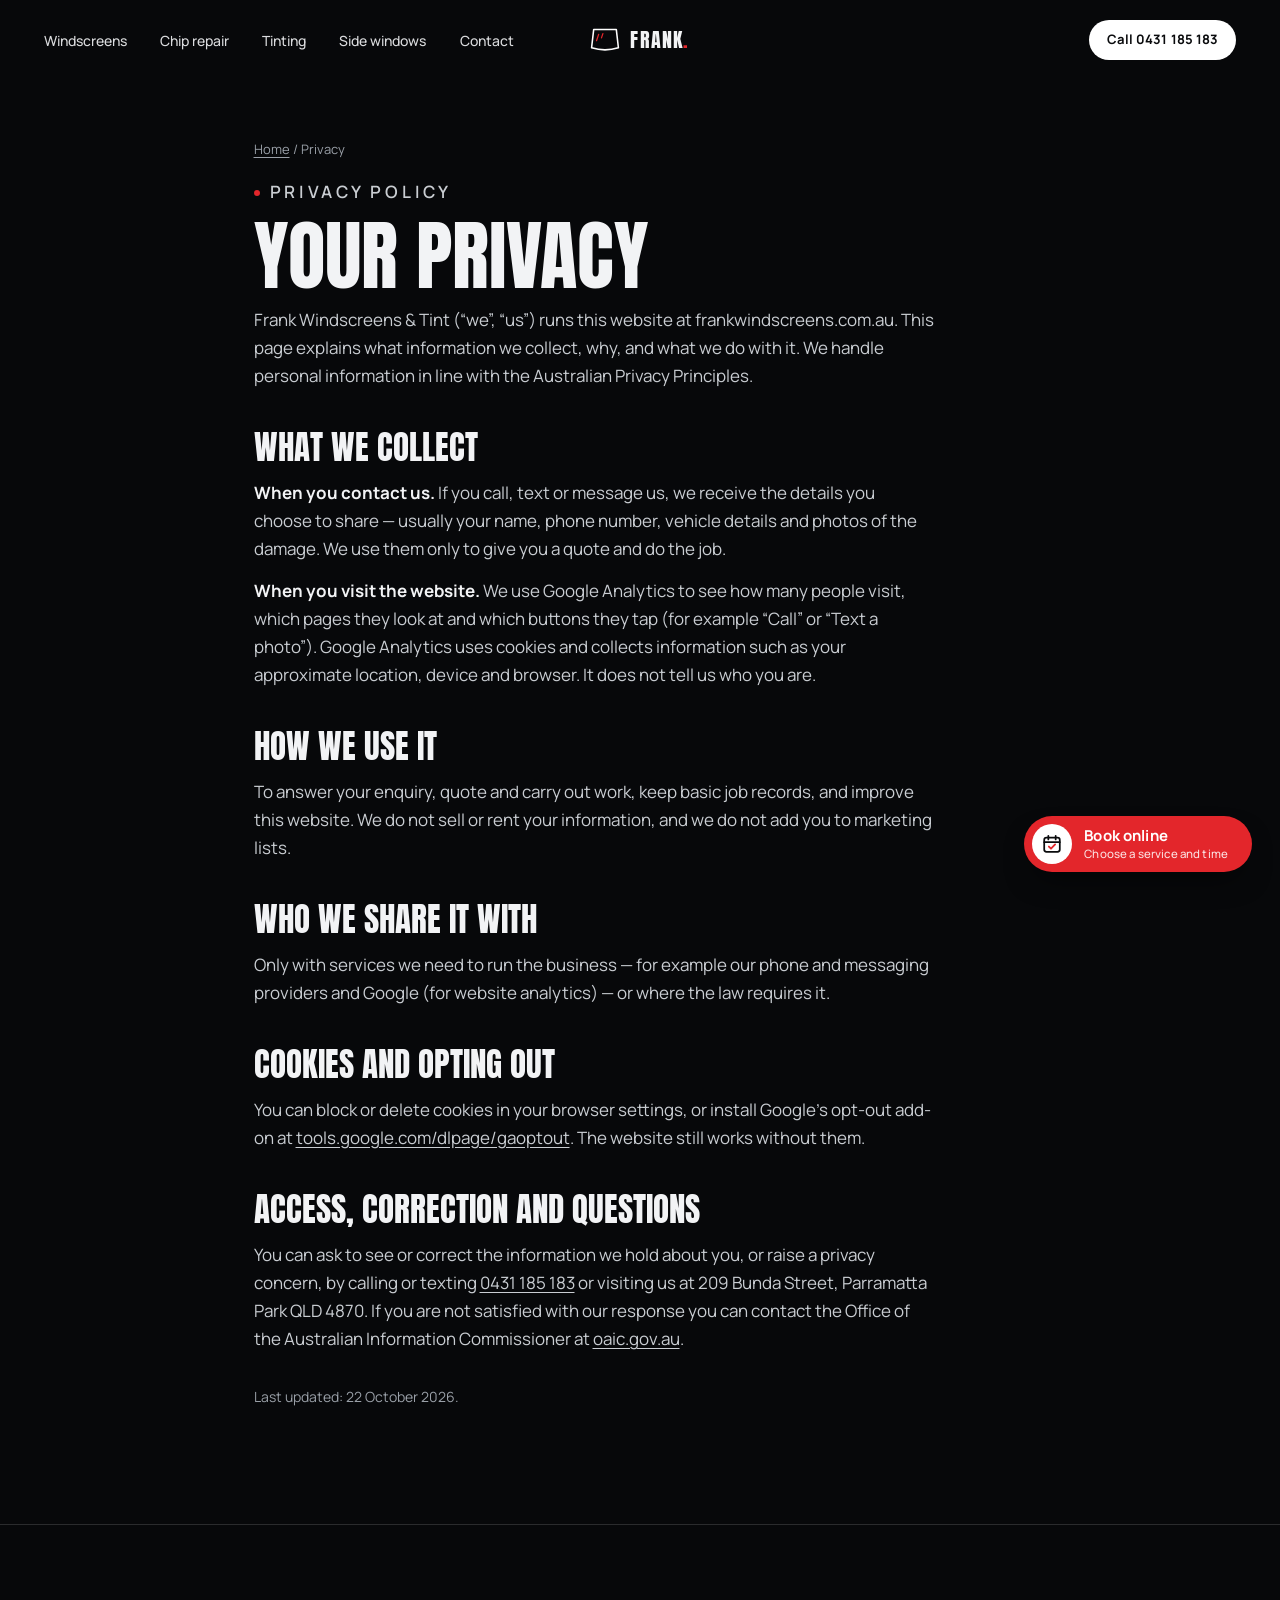
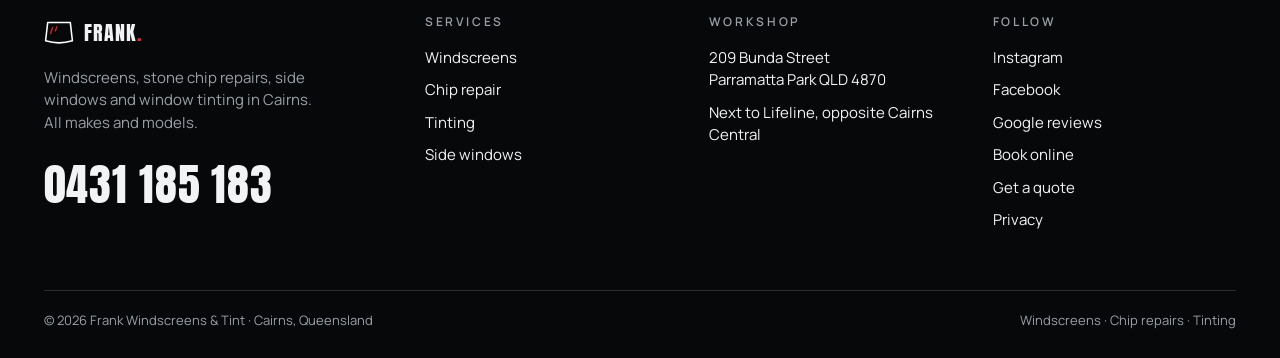
<file: privacy.html>
<!doctype html>
<html lang="en">
<head>
<meta charset="utf-8">
<meta name="viewport" content="width=device-width, initial-scale=1, viewport-fit=cover">
<title>Privacy Policy | Frank Windscreens &amp; Tint</title>
<link rel="canonical" href="https://frankwindscreens.com.au/privacy.html">
<meta name="description" content="How Frank Windscreens &amp; Tint in Cairns collects and uses your information, and how website analytics works.">
<meta property="og:type" content="website">
<meta property="og:site_name" content="Frank Windscreens &amp; Tint">
<meta property="og:title" content="Privacy Policy | Frank Windscreens &amp; Tint">
<meta property="og:description" content="How Frank Windscreens &amp; Tint in Cairns collects and uses your information, and how website analytics works.">
<meta property="og:url" content="https://frankwindscreens.com.au/privacy.html">
<meta property="og:image" content="https://frankwindscreens.com.au/assets/og-cover.jpg">
<meta property="og:image:width" content="1200">
<meta property="og:image:height" content="630">
<meta property="og:image:alt" content="Frank Windscreens &amp; Tint — Clear glass. Sharp tint.">
<meta property="og:locale" content="en_AU">
<meta name="twitter:card" content="summary_large_image">
<meta name="twitter:image" content="https://frankwindscreens.com.au/assets/og-cover.jpg">
<meta name="theme-color" content="#07080a">
<link rel="icon" href="favicon.svg" type="image/svg+xml">
<link rel="icon" href="favicon-32.png" sizes="32x32" type="image/png">
<link rel="icon" href="favicon-48.png" sizes="48x48" type="image/png">
<link rel="icon" href="favicon-192.png" sizes="192x192" type="image/png">
<link rel="apple-touch-icon" href="apple-touch-icon.png">
<link rel="preconnect" href="https://fonts.googleapis.com">
<link rel="preconnect" href="https://fonts.gstatic.com" crossorigin>
<link href="https://fonts.googleapis.com/css2?family=Anton&family=Manrope:wght@400;500;600;700&display=swap" rel="stylesheet">
<link rel="stylesheet" href="assets/site.css?v=11">
</head>
<body>
<header class="nav" data-nav></header>
<main>
<section class="section prose" style="padding-top:140px;max-width:860px">
<nav class="crumbs" aria-label="Breadcrumb"><a href="index.html">Home</a> / Privacy</nav>
<p class="eyebrow">Privacy policy</p><h1 style="font-family:var(--display);font-weight:400;text-transform:uppercase;font-size:clamp(44px,6vw,88px);line-height:.94;margin-top:14px">Your privacy</h1>
<p>Frank Windscreens &amp; Tint (“we”, “us”) runs this website at frankwindscreens.com.au. This page explains what information we collect, why, and what we do with it. We handle personal information in line with the Australian Privacy Principles.</p>
<h2>What we collect</h2>
<p><strong>When you contact us.</strong> If you call, text or message us, we receive the details you choose to share — usually your name, phone number, vehicle details and photos of the damage. We use them only to give you a quote and do the job.</p>
<p><strong>When you visit the website.</strong> We use Google Analytics to see how many people visit, which pages they look at and which buttons they tap (for example “Call” or “Text a photo”). Google Analytics uses cookies and collects information such as your approximate location, device and browser. It does not tell us who you are.</p>
<h2>How we use it</h2>
<p>To answer your enquiry, quote and carry out work, keep basic job records, and improve this website. We do not sell or rent your information, and we do not add you to marketing lists.</p>
<h2>Who we share it with</h2>
<p>Only with services we need to run the business — for example our phone and messaging providers and Google (for website analytics) — or where the law requires it.</p>
<h2>Cookies and opting out</h2>
<p>You can block or delete cookies in your browser settings, or install Google’s opt-out add-on at <a href="https://tools.google.com/dlpage/gaoptout" target="_blank" rel="noopener">tools.google.com/dlpage/gaoptout</a>. The website still works without them.</p>
<h2>Access, correction and questions</h2>
<p>You can ask to see or correct the information we hold about you, or raise a privacy concern, by calling or texting <a href="tel:0431185183">0431 185 183</a> or visiting us at 209 Bunda Street, Parramatta Park QLD 4870. If you are not satisfied with our response you can contact the Office of the Australian Information Commissioner at <a href="https://www.oaic.gov.au" target="_blank" rel="noopener">oaic.gov.au</a>.</p>
<p class="muted">Last updated: 22 October 2026.</p>
</section>
</main>
<footer class="foot" data-foot></footer>
<script src="assets/site.js?v=10"></script>
</body>
</html>
</file>
<file: assets/site.css>
:root{
  --bg:#07080a;--bg-2:#0d0f12;--ink:#f2f3f5;--muted:#9aa0a8;
  --line:rgba(255,255,255,.14);--line-strong:rgba(255,255,255,.28);
  --chip:rgba(14,16,19,.62);--thrust:#a9cfff;--brand:#e3262b;
  --display:"Anton","Impact",sans-serif;--body:"Manrope","Segoe UI",sans-serif;
  --gutter:clamp(16px,3.4vw,44px);--ease:cubic-bezier(.2,.7,.2,1);
}
*{box-sizing:border-box;margin:0;padding:0}
html{overflow-x:clip}
html,body{background:var(--bg);color-scheme:dark;color:var(--ink);font:16px/1.5 var(--body);-webkit-font-smoothing:antialiased}
a{color:inherit;text-decoration:none}
button{font:inherit;color:inherit;background:none;border:0;cursor:pointer}
img{display:block;max-width:100%}
:focus-visible{outline:2px solid #fff;outline-offset:3px;border-radius:6px}
.sr-only{position:absolute;width:1px;height:1px;overflow:hidden;clip:rect(0 0 0 0);white-space:nowrap}

.eyebrow{font-size:12px;letter-spacing:.22em;text-transform:uppercase;color:var(--muted);font-weight:600}
.eyebrow::before{content:"";display:inline-block;width:6px;height:6px;border-radius:50%;background:var(--brand);margin-right:10px;vertical-align:2px}

.btn{display:inline-flex;align-items:center;justify-content:center;gap:10px;height:48px;padding:0 26px;border-radius:999px;background:#fff;color:#0a0b0d;font-weight:700;font-size:14px;
  transition:transform .3s var(--ease),box-shadow .3s var(--ease),background-color .3s var(--ease),color .3s var(--ease)}
.btn:hover{transform:translateY(-2px);box-shadow:0 10px 30px -10px rgba(255,255,255,.45)}
.btn--ghost{background:transparent;color:#fff;box-shadow:inset 0 0 0 1px var(--line-strong)}
.btn--ghost:hover{box-shadow:inset 0 0 0 1px #fff}
.btn--red{background:var(--brand);color:#fff}
.btn--red:hover{box-shadow:0 10px 30px -10px rgba(227,38,43,.6)}

/* ---------- nav ---------- */
.nav{position:fixed;top:0;left:0;right:0;z-index:50;display:grid;grid-template-columns:1fr auto 1fr;align-items:center;padding:20px var(--gutter);transition:background .4s var(--ease)}
.nav.scrolled{background:rgba(7,8,10,.78);-webkit-backdrop-filter:blur(14px) saturate(140%);backdrop-filter:blur(14px) saturate(140%);box-shadow:0 1px 0 var(--line)}
.nav-links{display:flex;gap:clamp(18px,2.6vw,40px)}
.nav-links a{font-size:14px;font-weight:500;opacity:.9;transition:opacity .2s}
.nav-links a:hover,.nav-links a[aria-current="page"]{opacity:1}
.nav-links a[aria-current="page"]{box-shadow:inset 0 -1px 0 var(--brand)}
.logo{display:grid;place-items:center;width:auto;height:40px;gap:2px;grid-auto-flow:column}
.logo svg{width:30px;height:24px}
.logo b{font-family:var(--display);font-weight:400;font-size:20px;letter-spacing:.06em;margin-left:8px}
.logo b span{color:var(--brand)}
.nav-right{display:flex;align-items:center;gap:18px;justify-content:flex-end}
.nav-phone{display:inline-flex;align-items:center;height:40px;padding:0 18px;border-radius:999px;background:#fff;color:#0a0b0d;font-size:13px;font-weight:700;letter-spacing:.01em;transition:transform .3s var(--ease)}
.nav-phone:hover{transform:translateY(-1px)}
.nav-div{width:1px;height:22px;background:var(--line-strong)}
.socials{display:flex;gap:16px}
.socials a{display:grid;place-items:center;width:20px;height:20px;opacity:.85}
.socials a:hover{opacity:1}
.socials svg{width:16px;height:16px;fill:currentColor}
.toggle{position:relative;width:36px;height:20px;border-radius:20px;background:#55595f;transition:background .3s}
.toggle::after{content:"";position:absolute;top:2px;left:2px;width:16px;height:16px;border-radius:50%;background:#fff;transition:transform .3s var(--ease)}
.toggle[aria-pressed="true"]{background:#8b9097}
.toggle[aria-pressed="true"]::after{transform:translateX(16px)}
.burger{display:none;width:40px;height:40px;place-items:center}
.burger span{display:block;width:20px;height:1.5px;background:#fff;box-shadow:0 6px 0 #fff;transform:translateY(-3px)}

/* ---------- footer ---------- */
.foot{position:relative;z-index:4;background:var(--bg);border-top:1px solid var(--line);padding:clamp(48px,7vw,88px) var(--gutter) 28px}
.foot-grid{display:grid;grid-template-columns:1.4fr 1fr 1fr 1fr;gap:40px;max-width:1280px;margin:0 auto}
.foot .foot-h{font-size:12px;letter-spacing:.22em;text-transform:uppercase;color:var(--muted);font-weight:600;margin-bottom:16px}
.foot li{list-style:none;margin-bottom:10px;font-size:15px}
.foot li a:hover{color:#fff;box-shadow:inset 0 -1px 0 var(--brand)}
.foot-brand p{color:var(--muted);margin-top:14px;max-width:32ch;font-size:15px}
.foot-phone{display:inline-block;font-family:var(--display);font-size:clamp(30px,3.4vw,46px);letter-spacing:.02em;margin-top:18px}
.foot-base{max-width:1280px;margin:48px auto 0;padding-top:20px;border-top:1px solid var(--line);display:flex;justify-content:space-between;gap:16px;flex-wrap:wrap;color:var(--muted);font-size:13px}

/* ---------- service pages ---------- */
.svc-hero{position:relative;min-height:88svh;display:flex;align-items:flex-end;padding:120px var(--gutter) clamp(48px,8vh,96px);overflow:hidden;isolation:isolate}
.svc-hero img{position:absolute;inset:0;width:100%;height:100%;object-fit:cover;z-index:-2}
.svc-hero::after{content:"";position:absolute;inset:0;z-index:-1;background:linear-gradient(to top,rgba(7,8,10,.96) 0%,rgba(7,8,10,.55) 45%,rgba(7,8,10,.35) 100%),linear-gradient(to right,rgba(7,8,10,.7),rgba(7,8,10,0) 60%)}
.svc-hero-in{max-width:760px}
.crumbs{font-size:13px;color:var(--muted);margin-bottom:18px}
.crumbs a:hover{color:#fff}
.svc-hero h1{font-family:var(--display);font-weight:400;text-transform:uppercase;font-size:clamp(48px,7vw,104px);line-height:.94;margin-top:14px}
.svc-hero p.lead{margin-top:18px;font-size:clamp(16px,1.5vw,20px);color:#dfe2e6;max-width:56ch}
.svc-hero .row{display:flex;gap:12px;flex-wrap:wrap;margin-top:28px}

.section{padding:clamp(64px,9vw,128px) var(--gutter);max-width:1280px;margin:0 auto}
.section h2{font-family:var(--display);font-weight:400;text-transform:uppercase;font-size:clamp(34px,4.2vw,60px);line-height:.98}
.split{display:grid;grid-template-columns:1fr 1fr;gap:clamp(32px,6vw,96px);align-items:center}
.split p{color:#c9cdd2;margin-top:16px;font-size:17px}
.split img{border-radius:18px;aspect-ratio:4/5;object-fit:cover;width:100%}
.ticks{margin-top:22px;display:grid;gap:12px}
.ticks li{list-style:none;display:flex;gap:12px;align-items:flex-start;color:#e4e6ea}
.ticks li::before{content:"";flex:none;width:18px;height:18px;margin-top:3px;border-radius:50%;background:rgba(227,38,43,.18) url("data:image/svg+xml,%3Csvg xmlns='http://www.w3.org/2000/svg' viewBox='0 0 24 24'%3E%3Cpath d='M6 12l4 4 8-8' fill='none' stroke='%23fff' stroke-width='2.4' stroke-linecap='round' stroke-linejoin='round'/%3E%3C/svg%3E") center/12px no-repeat;box-shadow:inset 0 0 0 1px rgba(227,38,43,.6)}

.steps{display:grid;grid-template-columns:repeat(4,1fr);gap:16px;margin-top:40px;counter-reset:s}
.step{padding:22px;border-radius:16px;background:var(--bg-2);border:1px solid var(--line);counter-increment:s}
.step::before{content:"0" counter(s);font-family:var(--display);font-size:34px;color:var(--brand);display:block;line-height:1;margin-bottom:14px}
.step h3{font-size:16px}
.step p{color:var(--muted);font-size:14px;margin-top:6px}

.faq{margin-top:32px;border-top:1px solid var(--line)}
.faq details{border-bottom:1px solid var(--line);padding:20px 0}
.faq summary{cursor:pointer;list-style:none;display:flex;justify-content:space-between;gap:20px;font-weight:600;font-size:17px}
.faq summary::-webkit-details-marker{display:none}
.faq summary::after{content:"+";font-size:24px;line-height:1;color:var(--brand);transition:transform .3s var(--ease)}
.faq details[open] summary::after{transform:rotate(45deg)}
.faq details p{color:#c9cdd2;margin-top:12px;max-width:70ch}

.more{display:grid;grid-template-columns:repeat(4,1fr);gap:14px;margin-top:32px}
.more a{position:relative;display:block;border-radius:16px;overflow:hidden;aspect-ratio:3/4;isolation:isolate}
.more img{position:absolute;inset:0;width:100%;height:100%;object-fit:cover;z-index:-1;transition:transform 1s var(--ease)}
.more a::after{content:"";position:absolute;inset:0;z-index:-1;background:linear-gradient(to top,rgba(7,8,10,.92),rgba(7,8,10,0) 60%)}
.more a:hover img{transform:scale(1.05)}
.more span{position:absolute;left:18px;right:18px;bottom:16px;font-weight:700;font-size:16px}
.more span::after{content:" →";color:var(--brand)}

.cta-band{margin:0 var(--gutter) clamp(64px,8vw,110px);border-radius:24px;padding:clamp(36px,5vw,64px);background:linear-gradient(120deg,#16090a 0%,#0d0f12 55%);border:1px solid rgba(227,38,43,.35);
  display:flex;justify-content:space-between;align-items:center;gap:24px;flex-wrap:wrap;max-width:1280px}
@media (min-width:1369px){.cta-band{margin-left:auto;margin-right:auto}}
.cta-band h2{font-family:var(--display);font-weight:400;text-transform:uppercase;font-size:clamp(30px,3.6vw,52px);line-height:1}
.cta-band p{color:var(--muted);margin-top:8px}
.cta-band .row{display:flex;gap:12px;flex-wrap:wrap}

.contact-grid{display:grid;grid-template-columns:1fr 1fr;gap:16px;margin-top:36px}
.contact-card{padding:28px;border-radius:18px;background:var(--bg-2);border:1px solid var(--line)}
.contact-card h3{font-size:13px;letter-spacing:.2em;text-transform:uppercase;color:var(--muted);font-weight:600}
.contact-card .big{display:block;font-family:var(--display);font-size:clamp(30px,3.4vw,48px);margin-top:12px;letter-spacing:.02em}
.contact-card p{color:#c9cdd2;margin-top:10px}
.contact-card .row{display:flex;gap:10px;flex-wrap:wrap;margin-top:18px}
.map{margin-top:16px;border-radius:18px;overflow:hidden;border:1px solid var(--line);aspect-ratio:16/7;background:var(--bg-2)}
.map iframe{width:100%;height:100%;border:0;filter:grayscale(1) invert(.92) contrast(.9)}

/* tablet: five links + phone pill do not fit beside the centred logo below ~1080px */
@media (min-width:861px) and (max-width:1080px){
  .nav{grid-template-columns:auto 1fr auto}
  .nav .logo{justify-self:center}
  .nav-links{display:none}
  .nav-links.open{display:flex;position:fixed;inset:76px auto auto 12px;min-width:260px;flex-direction:column;gap:0;background:#111317;border:1px solid var(--line);border-radius:16px;padding:8px}
  .nav-links.open a{padding:14px 12px;font-size:16px}
  .socials,.nav-div{display:none}
  .burger{display:grid}
}
.nav-links a{white-space:nowrap}

@media (max-width:860px){
  .nav{grid-template-columns:auto 1fr auto;padding:14px var(--gutter)}
  .nav .logo{justify-self:center}
  .nav-links{display:none}
  .nav-links.open{display:flex;position:fixed;inset:68px 12px auto 12px;flex-direction:column;gap:0;background:#111317;border:1px solid var(--line);border-radius:16px;padding:8px}
  .nav-links.open a{padding:14px 12px;font-size:16px}
  .socials,.nav-div{display:none}
  .nav-phone{height:36px;padding:0 14px;font-size:12px}
  .burger{display:grid}
  .foot-grid{grid-template-columns:1fr 1fr}
  .foot-brand{grid-column:1/-1}
  .split{grid-template-columns:1fr}
  .steps{grid-template-columns:1fr 1fr}
  .more{grid-template-columns:1fr 1fr}
  .contact-grid{grid-template-columns:1fr}
  .map{aspect-ratio:4/3}
}
@media (max-width:520px){
  .steps{grid-template-columns:1fr}
}

/* ---------- floating booking button ---------- */
.fab{position:fixed;right:clamp(16px,2.4vw,28px);bottom:clamp(16px,2.4vw,28px);z-index:60;
  opacity:0;transform:translateY(16px);pointer-events:none;transition:opacity .45s var(--ease),transform .45s var(--ease)}
.fab.on{opacity:1;transform:none}
.fab.on .fab-btn{pointer-events:auto}
.fab-btn{display:inline-flex;align-items:center;gap:12px;height:56px;padding:0 24px 0 8px;border-radius:999px;
  background:var(--brand);color:#fff;font:700 15px/1 var(--body);letter-spacing:.01em;box-shadow:0 14px 30px -12px rgba(0,0,0,.7);
  transition:transform .3s var(--ease),background-color .3s var(--ease)}
.fab-btn:hover{transform:translateY(-2px);background:#f02f34}
.fab-btn:focus-visible{outline:2px solid #fff;outline-offset:3px}
.fab-ic{display:grid;place-items:center;flex:none;width:40px;height:40px;border-radius:50%;background:#fff}
.fab-ic svg{width:22px;height:22px}
.fab-ic .tick{stroke-dasharray:11;animation:tick 4.5s var(--ease) infinite}
@keyframes tick{0%,68%{stroke-dashoffset:0}70%{stroke-dashoffset:11}86%,100%{stroke-dashoffset:0}}
.fab-t b,.fab-t small{display:block}
.fab-t small{margin-top:5px;font-size:11.5px;font-weight:500;opacity:.85}
@media (max-width:560px){.fab-btn{height:52px;font-size:14px}.fab-t small{display:none}}
@media (prefers-reduced-motion:reduce){.fab-ic .tick{animation:none}.fab{transition:none}}

/* ---------- long-form text (privacy) ---------- */
.prose h2{font-family:var(--display);font-weight:400;text-transform:uppercase;font-size:clamp(24px,2.6vw,34px);line-height:1.05;margin-top:40px}
.prose p{color:#c9cdd2;margin-top:14px;font-size:17px;line-height:1.65;max-width:68ch}
.prose a{text-decoration:underline;text-underline-offset:3px}
.prose strong{color:var(--ink)}
.prose .muted{color:var(--muted);font-size:14px;margin-top:32px}

/* ---------- Google reviews ---------- */
.reviews-head{display:flex;flex-wrap:wrap;align-items:end;justify-content:space-between;gap:20px}
.rating{display:flex;align-items:center;gap:14px;margin-top:14px}
.rating b{font-family:var(--display);font-weight:400;font-size:clamp(56px,7vw,96px);line-height:.9}
.stars{display:flex;gap:3px}
.stars svg{width:20px;height:20px;fill:var(--brand)}
.rating small{display:block;color:var(--muted);font-size:13px;margin-top:6px}
.rev-grid{display:grid;grid-template-columns:repeat(3,1fr);gap:16px;margin-top:36px}
.rev{padding:24px;border-radius:18px;background:var(--bg-2);border:1px solid var(--line);display:flex;flex-direction:column;gap:16px}
.rev p{color:#dfe2e6;font-size:16px;line-height:1.6;flex:1}
.rev footer{display:flex;align-items:center;justify-content:space-between;font-size:13px;color:var(--muted)}
.rev footer strong{color:var(--ink);font-weight:700}
@media (max-width:860px){.rev-grid{grid-template-columns:1fr}}

/* service pages: location line under the H1, text sections and info cards */
.svc-hero h1 .loc{display:block;font-size:.4em;line-height:1;letter-spacing:.06em;color:#c9cdd2;margin-top:.5em}
.section p.body{color:#c9cdd2;font-size:17px;margin-top:16px;max-width:70ch}
.section p.body.note{font-size:14px;color:var(--muted);margin-top:24px}
.section .row{display:flex;gap:12px;flex-wrap:wrap;margin-top:28px}
.info{display:grid;grid-template-columns:repeat(3,1fr);gap:16px;margin-top:40px}
.info>div{padding:24px;border-radius:16px;background:var(--bg-2);border:1px solid var(--line)}
.info h3{font-size:17px}
.info p{color:#c9cdd2;font-size:15px;line-height:1.6;margin-top:8px}
.info a{color:#fff;text-decoration:underline;text-underline-offset:3px}
@media (max-width:860px){.info{grid-template-columns:1fr}}
</file>
